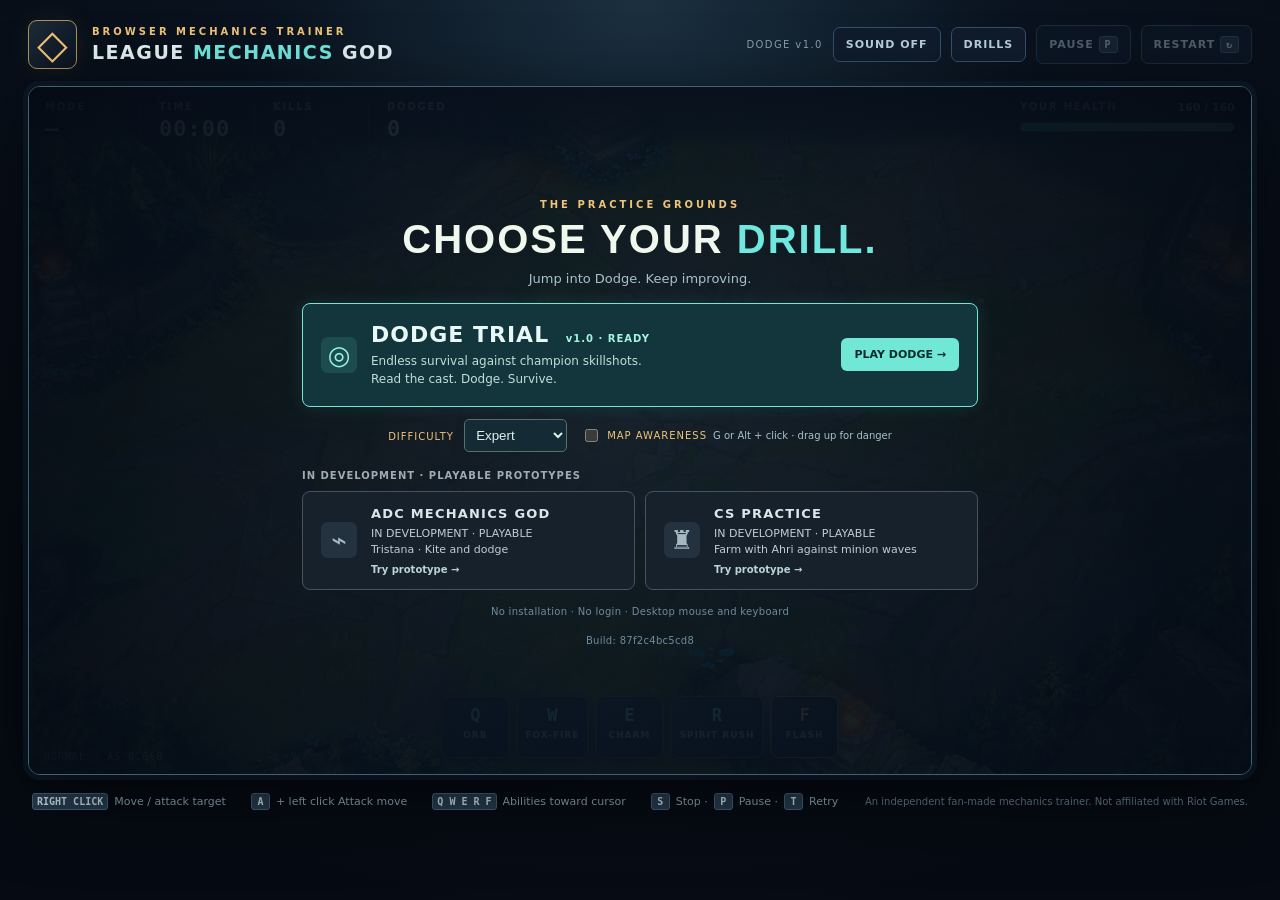
<file: index.html>
<!doctype html>
<html lang="en">
<head>
  <meta charset="utf-8">
  <meta name="viewport" content="width=device-width, initial-scale=1">
  <meta name="theme-color" content="#070d18">
  <meta name="description" content="Free browser trainer for League-style mechanics. Play Dodge Trial against champion skillshots; kiting and last-hit modes are playable prototypes.">
  <title>League Mechanics God</title>
  <link rel="canonical" href="https://statego2.github.io/League-Mechanics-God/">
  <meta property="og:title" content="League Mechanics God">
  <meta property="og:description" content="Free browser trainer for League-style mechanics. Play Dodge Trial against champion skillshots; kiting and last-hit modes are playable prototypes.">
  <meta property="og:url" content="https://statego2.github.io/League-Mechanics-God/">
  <meta property="og:type" content="website">
  <meta name="twitter:card" content="summary">
  <meta name="twitter:title" content="League Mechanics God">
  <meta name="twitter:description" content="Free browser trainer for League-style mechanics. Play Dodge Trial against champion skillshots; kiting and last-hit modes are playable prototypes.">
  <link rel="icon" type="image/svg+xml" href="favicon.svg">
  <link rel="stylesheet" href="style.css?v=9">
  <script defer src="world.js"></script>
  <script defer src="ahri-data.js"></script>
  <script defer src="game.js?v=87f2c4bc5cd8"></script>
</head>
<body>
  <main class="app">
    <header class="topbar">
      <div class="brand"><span class="logo" aria-hidden="true">◇</span><div><div class="eyebrow">BROWSER MECHANICS TRAINER</div><h1>League <em>Mechanics</em> God</h1></div></div>
      <div class="top-actions"><span class="build">DODGE v1.0</span><button class="ghost-button" id="soundBtn" type="button" aria-pressed="false">SOUND OFF</button><button class="ghost-button" id="menuBtn" type="button">DRILLS</button><button class="ghost-button" id="pauseBtn" type="button" disabled>PAUSE <kbd>P</kbd></button><button class="ghost-button" id="restartBtn" type="button" disabled>RESTART <kbd>↻</kbd></button></div>
    </header>

    <section class="game-shell" id="gameShell" aria-label="Play area">
      <div class="hud">
        <div class="hud-block"><span class="hud-label">MODE</span><strong id="modeValue">—</strong></div>
        <div class="hud-block"><span class="hud-label">TIME</span><strong id="timeValue">00:00</strong></div>
        <div class="hud-block"><span class="hud-label" id="killsLabel">KILLS</span><strong id="killsValue">0</strong></div>
        <div class="hud-block"><span class="hud-label" id="dodgedLabel">DODGED</span><strong id="dodgedValue">0</strong></div>
        <div class="hud-health"><div class="health-top"><span>YOUR HEALTH</span><b id="healthText">160 / 160</b></div><div class="health-track"><div id="healthFill" class="health-fill"></div></div></div>
      </div>
      <div id="encounterValue" class="encounter">NORMAL · AS 0.668</div>
      <img id="tristanaArt" src="assets/tristana-generated.png" hidden alt="">
      <img id="tristanaFrontArt" src="assets/tristana-front.png" hidden alt="">
      <img id="tristanaBackArt" src="assets/tristana-back.png" hidden alt="">
      <img id="xerathAdcArt" src="assets/xerath-adc.png" hidden alt="">
      <img id="mageArt" src="assets/mage.png" hidden alt="">
      <img id="voidArt" src="assets/void-caster.png" hidden alt="">
      <img id="clockworkArt" src="assets/clockwork-caster.png" hidden alt="">
      <img id="serpentArt" src="assets/serpent-caster.png" hidden alt="">
      <img id="umbralArt" src="assets/umbral-caster.png" hidden alt="">
      <img id="stoneArt" src="assets/stone-caster.png" hidden alt="">
      <img id="explorerArt" src="assets/explorer-caster.png" hidden alt="">
      <img id="minionArt" src="assets/minion.png" hidden alt="">
      <img id="rangerBackArt" src="assets/ranger-back.png" hidden alt="">
      <img id="rangerFrontArt" src="assets/ranger-front.png" hidden alt="">
      <img id="ahriBackArt" src="assets/ahri-back.png" hidden alt="">
      <img id="ahriArt" src="assets/ahri-side.png" hidden alt="">
      <img id="rangerArt" src="assets/ranger.png" hidden alt="">
      <img id="arenaArt" src="assets/mid-centered-v3.png" hidden alt="">
      <canvas id="arena" aria-label="Real-time top-down training arena. Use mouse and keyboard to play."></canvas>
      <div class="toast" id="toast" aria-live="polite"></div>
      <div class="overlay" id="overlay">
        <div class="menu home" id="menu">
          <div class="menu-kicker">THE PRACTICE GROUNDS</div>
          <h2 id="menuTitle">CHOOSE YOUR <span>DRILL.</span></h2>
          <p id="menuDescription">Jump into Dodge. Keep improving.</p>
          <p class="awareness-result" id="awarenessResult" hidden></p>
          <details id="dodgeBreakdown" class="dodge-breakdown" hidden><summary>Spell breakdown</summary><pre id="dodgeBreakdownText"></pre></details>
          <div class="mode-buttons" id="modeButtons">
            <button class="mode-card featured" data-mode="dodge" type="button"><span class="mode-icon" aria-hidden="true">◎</span><span class="mode-info"><b>DODGE TRIAL <span class="mode-status">v1.0 · READY</span></b><small>Endless survival against champion skillshots.<br>Read the cast. Dodge. Survive.</small></span><span class="play-cta">PLAY DODGE →</span></button>
          <div class="settings" id="settings">
            <label for="difficulty">DIFFICULTY <select id="difficulty"><option value="easy">Foundation</option><option value="normal">Standard</option><option value="hard" selected>Expert</option></select></label>
            <label class="awareness-setting"><input id="mapAwareness" type="checkbox"> MAP AWARENESS <small>G or Alt + click · drag up for danger</small></label>
            <label for="attackSpeed" hidden>ATTACK SPEED <select id="attackSpeed"><option value="ahri" selected>0.668 · Ahri timing / CS</option><option value="slow">0.80</option><option value="standard">1.39</option><option value="fast">2.00</option></select></label>
            <button type="button" class="ghost-button" id="newSeed" title="Change the encounter for your next run" hidden><span id="seedLabel">SEED 73129</span> ↻</button>
          </div>
            <div class="prototype-label">IN DEVELOPMENT · PLAYABLE PROTOTYPES</div>
            <button class="mode-card prototype" data-mode="adc" type="button"><span class="mode-icon" aria-hidden="true">⌁</span><span class="mode-info"><b>ADC MECHANICS GOD</b><small>IN DEVELOPMENT · PLAYABLE<br>Tristana · Kite and dodge</small><span class="try-prototype">Try prototype →</span></span></button>
            <button class="mode-card prototype" data-mode="lastHit" type="button"><span class="mode-icon" aria-hidden="true">♜</span><span class="mode-info"><b>CS PRACTICE</b><small>IN DEVELOPMENT · PLAYABLE<br>Farm with Ahri against minion waves</small><span class="try-prototype">Try prototype →</span></span></button>
          </div>
          <p class="tiny-note" id="menuFooter">No installation · No login · Desktop mouse and keyboard</p>
          <p class="tiny-note" id="buildLabel">Build: unavailable</p>
          <button id="resumeBtn" type="button" class="primary-button" hidden>RESUME</button>
        </div>
      </div>
      <div class="ability-bar" id="abilityBar" aria-label="Abilities">
        <div class="ability" data-ability="q"><kbd>Q</kbd><span class="ability-name" id="nameQ">ORB</span><span class="cooldown" id="cdQ"></span></div>
        <div class="ability" data-ability="w"><kbd>W</kbd><span class="ability-name" id="nameW">FOX-FIRE</span><span class="cooldown" id="cdW"></span></div>
        <div class="ability" data-ability="e"><kbd>E</kbd><span class="ability-name" id="nameE">CHARM</span><span class="cooldown" id="cdE"></span></div>
        <div class="ability" data-ability="r"><kbd>R</kbd><span class="ability-name" id="nameR">SPIRIT RUSH</span><span class="cooldown" id="cdR"></span></div>
        <div class="ability flash" data-ability="f"><kbd>F</kbd><span class="ability-name">FLASH</span><span class="cooldown" id="cdF"></span></div>
      </div>
    </section>
    <footer class="help">
      <span><kbd>RIGHT CLICK</kbd> Move / attack target</span>
      <span><kbd>A</kbd> + left click Attack move</span>
      <span id="standardAbilityHelp"><kbd>Q W E R F</kbd> Abilities toward cursor</span>
      <span id="adcAbilityHelp" hidden><kbd>Q</kbd> Attack speed · <kbd>W</kbd> Jump · <kbd>E R</kbd> Aim at enemy · <kbd>F</kbd> Flash</span>
      <span><kbd>S</kbd> Stop · <kbd>P</kbd> Pause · <kbd>T</kbd> Retry</span>
      <span class="help-tag">An independent fan-made mechanics trainer. Not affiliated with Riot Games.</span>
    </footer>
  </main>
</body>
</html>
</file>
<file: style.css>
:root{color-scheme:dark;--bg:#070d18;--panel:#101a2b;--line:#263a4e;--text:#e3f2f3;--muted:#88a1ae;--cyan:#70e8df;--gold:#efc477;--red:#fe7d81}*{box-sizing:border-box}html,body{margin:0;min-height:100%;background:radial-gradient(circle at 50% 0%,#1b3040 0%,#09121e 36%,#060b13 85%);color:var(--text);font-family:Inter,ui-sans-serif,system-ui,-apple-system,BlinkMacSystemFont,"Segoe UI",sans-serif}button{font:inherit;cursor:pointer}button:focus-visible{outline:2px solid var(--cyan);outline-offset:3px}.app{width:min(1480px,100%);margin:auto;padding:20px 28px 24px}.topbar{display:flex;align-items:center;justify-content:space-between;gap:18px;margin-bottom:17px}.brand{display:flex;align-items:center;gap:15px}.logo{width:49px;height:49px;display:grid;place-items:center;font-family:Georgia,serif;font-size:40px;color:var(--gold);border:1px solid #ab915c;border-radius:9px;background:linear-gradient(135deg,#1d2b38,#0b1320);box-shadow:0 0 24px #cda65d19}.eyebrow,.menu-kicker{font-size:10px;letter-spacing:3px;color:var(--gold);font-weight:800}.brand h1{font-size:19px;letter-spacing:1.5px;margin:4px 0 0;line-height:1.2;text-transform:uppercase}.brand h1 em{color:var(--cyan);font-style:normal}.top-actions{display:flex;align-items:center;gap:10px}.build{font-size:10px;letter-spacing:1.4px;color:#87a1a9;padding-right:14px}.ghost-button{border:1px solid #34516a;background:#101c2c;color:#b8d2dd;border-radius:7px;padding:10px 12px;font-size:11px;letter-spacing:1px;font-weight:800}.ghost-button:hover:not(:disabled){background:#1b2e43;border-color:var(--cyan)}.ghost-button:disabled{opacity:.4;cursor:default}kbd{display:inline-flex;align-items:center;justify-content:center;min-width:19px;padding:2px 4px;border-radius:3px;color:#c9e3e8;background:#273c50;border:1px solid #486078;font:700 10px ui-monospace,Menlo,monospace}.game-shell{position:relative;width:100%;aspect-ratio:16/9;min-height:310px;overflow:hidden;border:1px solid #426175;border-radius:12px;background:#081522;box-shadow:0 0 0 5px #10223466,0 20px 80px #0009}#arena{width:100%;height:100%;display:block;cursor:crosshair;touch-action:none}.hud{position:absolute;left:0;top:0;right:0;z-index:2;display:flex;align-items:flex-start;gap:0;padding:14px 16px 10px;background:linear-gradient(180deg,#040a14f0,#071321aa 70%,transparent);pointer-events:none}.hud-block{display:flex;flex-direction:column;gap:4px;min-width:96px;border-right:1px solid #40516480;margin-right:18px;padding-right:17px}.hud-label,.health-top{font-size:10px;letter-spacing:1.8px;color:#8ba9b8;font-weight:800}.hud-block strong{font:700 22px ui-monospace,Menlo,monospace;letter-spacing:1px;color:#e8f7f5}.hud-health{margin-left:auto;min-width:190px;width:215px}.health-top{display:flex;justify-content:space-between;gap:12px;margin:0 0 8px}.health-top b{color:#d7eeef;font-size:11px;letter-spacing:0}.health-track{height:10px;background:#152434;border:1px solid #3b6270;border-radius:999px;overflow:hidden}.health-fill{width:100%;height:100%;background:linear-gradient(90deg,#36be9a,#91f3ba);transition:width .15s}.ability-bar{position:absolute;z-index:3;bottom:16px;left:50%;transform:translateX(-50%);display:flex;gap:7px;pointer-events:none}.ability{position:relative;min-width:68px;height:62px;padding:8px 8px 5px;background:linear-gradient(145deg,#1a3343ee,#091927ec);border:1px solid #3b6572;border-radius:8px;display:flex;flex-direction:column;align-items:center;gap:5px;box-shadow:0 4px 12px #0009;overflow:hidden}.ability kbd{font-size:17px;min-width:32px;background:transparent;border:none;color:var(--cyan);padding:0}.ability-name{font-size:9px;letter-spacing:1px;color:#9bbbc7;font-weight:900}.ability.flash{border-color:#a08357}.ability.flash kbd{color:var(--gold)}.ability.on-cd{opacity:.5;filter:saturate(.4)}.cooldown{position:absolute;top:7px;right:7px;font-size:12px;font-weight:900;color:#fff}.overlay{position:absolute;z-index:5;inset:0;background:radial-gradient(circle at center,#0b1826de,#050b15f5);display:flex;align-items:center;justify-content:center;padding:14px}.overlay.hidden{display:none}.menu{text-align:center;width:min(480px,100%);padding:22px 18px}.menu h2{font:900 clamp(36px,5vw,65px)/.99 Impact,Haettenschweiler,"Arial Narrow Bold",sans-serif;letter-spacing:2px;color:#f0f7ed;margin:16px 0}.menu h2 span{color:var(--cyan)}.menu p{font-size:13px;line-height:1.7;color:#a9c1cd;margin:0 auto 20px;max-width:415px}.mode-buttons{display:grid;gap:10px}.mode-card{display:flex;align-items:center;gap:14px;text-align:left;width:100%;padding:14px 18px;background:linear-gradient(90deg,#152e3d,#0d1a29);color:#e8f8f7;border:1px solid #39616a;border-radius:8px;transition:transform .12s,border-color .12s,background .12s}.mode-card:hover{transform:translateY(-2px);border-color:#87ddd3;background:#1a3847}.mode-icon{display:grid;place-items:center;width:36px;height:36px;font-size:26px;color:var(--gold);background:#172d3c;border-radius:7px}.mode-info{flex:1;display:flex;flex-direction:column;gap:5px}.mode-info b{font-size:13px;letter-spacing:1.2px}.mode-info small{font-size:11px;color:#98aeba}.mode-arrow{font-size:23px;color:var(--cyan)}.menu .tiny-note{font-size:10px;margin:14px auto;color:#708b9e;letter-spacing:.3px}.primary-button{margin-top:9px;padding:12px 42px;background:#60e6cf;color:#092531;border:0;border-radius:7px;letter-spacing:1.3px;font-weight:900}.toast{z-index:4;position:absolute;top:90px;left:50%;transform:translateX(-50%);white-space:nowrap;font-size:12px;letter-spacing:1px;color:#c8fbed;text-shadow:0 2px 8px #000;opacity:0;transition:opacity .2s;pointer-events:none}.toast.show{opacity:1}.help{display:flex;align-items:center;flex-wrap:wrap;gap:11px 25px;padding:18px 4px;color:#90a9b6;font-size:11px}.help>span{display:flex;align-items:center;gap:6px}.help-tag{margin-left:auto;font-size:10px;color:#647d8d}@media(max-width:950px){.app{padding:12px}.topbar{align-items:flex-start}.brand h1{font-size:15px}.build{display:none}.hud{padding:10px;gap:5px}.hud-block{min-width:65px;margin-right:3px;padding-right:7px}.hud-label,.health-top{font-size:8px;letter-spacing:1px}.hud-block strong{font-size:15px}.hud-health{min-width:110px;width:140px}.ability-bar{bottom:7px}.ability{min-width:47px;height:48px;padding:4px}.ability kbd{font-size:13px}.ability-name{font-size:7px}.help-tag{margin-left:0}}@media(max-width:550px){.logo{display:none}.brand h1{font-size:12px}.eyebrow{font-size:8px}.ghost-button{padding:7px 6px;font-size:9px}.ghost-button kbd{display:none}.hud-health{display:none}.menu{padding:10px}.menu p{font-size:11px}.mode-card{padding:8px}.game-shell{min-height:260px}.ability{min-width:41px;height:43px}.ability-name{font-size:6px}.ability kbd{font-size:11px}.cooldown{font-size:9px}.menu h2{font-size:34px}}
[hidden]{display:none!important}

.settings{display:flex;align-items:center;justify-content:center;gap:14px;margin:0 0 16px}.settings label{font-size:10px;letter-spacing:1px;color:var(--gold)}.settings select{margin-left:6px;background:#142b36;color:#ddf2e9;border:1px solid #557269;padding:7px;border-radius:5px}.settings button{font-size:9px;padding:8px}.encounter{position:absolute;bottom:12px;left:15px;z-index:2;color:#b8cfb1;font:10px ui-monospace,monospace;letter-spacing:1px;pointer-events:none}@media(max-width:700px){.encounter{bottom:64px;font-size:8px}.menu h2{font-size:34px;margin:8px 0}.menu p{margin-bottom:10px}.settings{margin-bottom:9px}.mode-card{padding:10px}.menu .tiny-note{margin:8px}}

.toast{top:120px}.menu p{line-height:1.5}.build{padding-right:0}@media(max-width:550px){.top-actions{gap:4px}.topbar{gap:8px}.brand h1{font-size:10px}.eyebrow{letter-spacing:1px}.settings{gap:5px}.settings select{padding:4px}.mode-info small{font-size:9px}.menu h2{font-size:27px}.menu-kicker{font-size:8px}.menu .tiny-note{font-size:8px}.menu{padding:6px}.mode-buttons{gap:6px}.mode-card{padding:6px}.mode-icon{height:25px;width:25px;font-size:20px}.menu p{font-size:10px}}

.menu{max-height:100%;overflow-y:auto;scrollbar-width:thin;scrollbar-color:#4e7468 transparent}
@media(min-width:701px){.menu{width:min(680px,100%)}.mode-buttons{grid-template-columns:repeat(2,minmax(0,1fr))}.mode-card:nth-child(odd):last-child{grid-column:1 / -1}.menu h2{font-size:clamp(36px,4vw,54px)}}
@media(max-width:700px){.top-actions{flex-wrap:wrap;justify-content:flex-end}.top-actions #soundBtn{font-size:9px;padding:7px 6px}}
.settings{flex-wrap:wrap}
.settings .awareness-setting{display:flex;align-items:center;gap:6px;cursor:pointer}.awareness-setting input{accent-color:#70e8df}.awareness-setting small{color:#a9c1cd;letter-spacing:0;font-size:10px}
.menu .awareness-result:not([hidden]){display:block;margin:0 auto 14px;padding:9px 12px;border:1px solid #53746e;border-radius:6px;background:#142c2c;color:#afe9d7;font:700 11px/1.5 ui-monospace,monospace;letter-spacing:.3px}

.dodge-breakdown{max-width:415px;margin:0 auto 16px;text-align:left;color:#bcd4df;font-size:12px}.dodge-breakdown summary{cursor:pointer;color:#8ce8dc;font-weight:700}.dodge-breakdown pre{white-space:pre-wrap;overflow-wrap:anywhere;font:12px/1.6 ui-monospace,Menlo,monospace;color:#b2c6d1;margin:8px 0 0}

/* Dodge v1.0 drills home. All cards are real, keyboard-accessible buttons. */
.menu{width:min(720px,100%);padding:20px 22px}
.menu.home h2{font-size:clamp(30px,3.2vw,40px);margin:10px 0}
.menu.home #menuDescription{margin-bottom:14px}
.mode-buttons{grid-template-columns:repeat(2,minmax(0,1fr));gap:10px}
.mode-card:nth-child(odd):last-child{grid-column:auto}
.mode-card.featured,.mode-buttons>.settings,.prototype-label{grid-column:1/-1}
.mode-card.featured{min-height:104px;background:#12363b;border-color:#70e8d5;box-shadow:0 0 18px #70e8d51c}
.mode-card.featured .mode-icon{background:#1c4c4d;color:#9cf5e5}
.mode-card.featured .mode-info b{font-size:22px;letter-spacing:1px}
.mode-card.featured .mode-info small{font-size:12px;color:#c2ded9;line-height:1.5}
.mode-status{font-size:10px;letter-spacing:1px;color:#a2f5df;margin-left:8px;white-space:nowrap}
.play-cta{background:#70e8d5;color:#092a2d;border-radius:6px;padding:10px 13px;font-size:11px;font-weight:900;white-space:nowrap}
.mode-buttons>.settings{margin:2px 0 4px}
.prototype-label{text-align:left;color:#9eacb5;font-size:10px;font-weight:800;letter-spacing:1px;margin-top:4px}
.mode-card.prototype{background:#17212c;border-color:#465260;color:#dce5e9}
.mode-card.prototype:hover{background:#22313e;border-color:#a5c4c4}
.mode-card.prototype .mode-icon{color:#a5b9c0;background:#23323e}
.mode-card.prototype .mode-info small{color:#c3ccd4;line-height:1.5}
.try-prototype{color:#b9d6d5;font-size:10px;font-weight:800}
:where(button,select,input,summary):focus-visible{outline:2px solid #a3fff0;outline-offset:3px}
.menu.results .mode-card.featured{min-height:0;padding:9px 14px}
.menu.results .mode-card.featured .mode-info b{font-size:14px}
.menu.results .mode-card.featured .mode-info small{font-size:10px}
.menu.results .mode-card.prototype{padding:8px 12px}
@media(max-width:640px){.menu{padding:12px}.mode-buttons{grid-template-columns:1fr}.mode-card.featured,.mode-buttons>.settings,.prototype-label{grid-column:1}.mode-card.featured .mode-info b{font-size:17px}.play-cta{padding:8px;font-size:10px}.settings{gap:8px}}

/* ADC uses autos and Flash; the other kit belongs to Ahri. */


/* Keep ADC combat visible when champions approach the top edge. */
.game-shell.adc-playing{margin-top:62px;overflow:visible}
.game-shell.adc-playing #arena{border-radius:inherit}
.game-shell.adc-playing .hud{top:-62px;height:58px;padding:8px 14px;border:1px solid #426175;border-radius:9px;background:#101e2df5}
@media(max-width:550px){.game-shell.adc-playing{margin-top:50px}.game-shell.adc-playing .hud{top:-50px;height:46px;padding:5px 8px}.game-shell.adc-playing .hud-health{display:block;min-width:80px;width:110px}}

.ability.adc-active{opacity:1;filter:none;border-color:#ffd57b;box-shadow:0 0 18px #ffbc6655}
</file>
